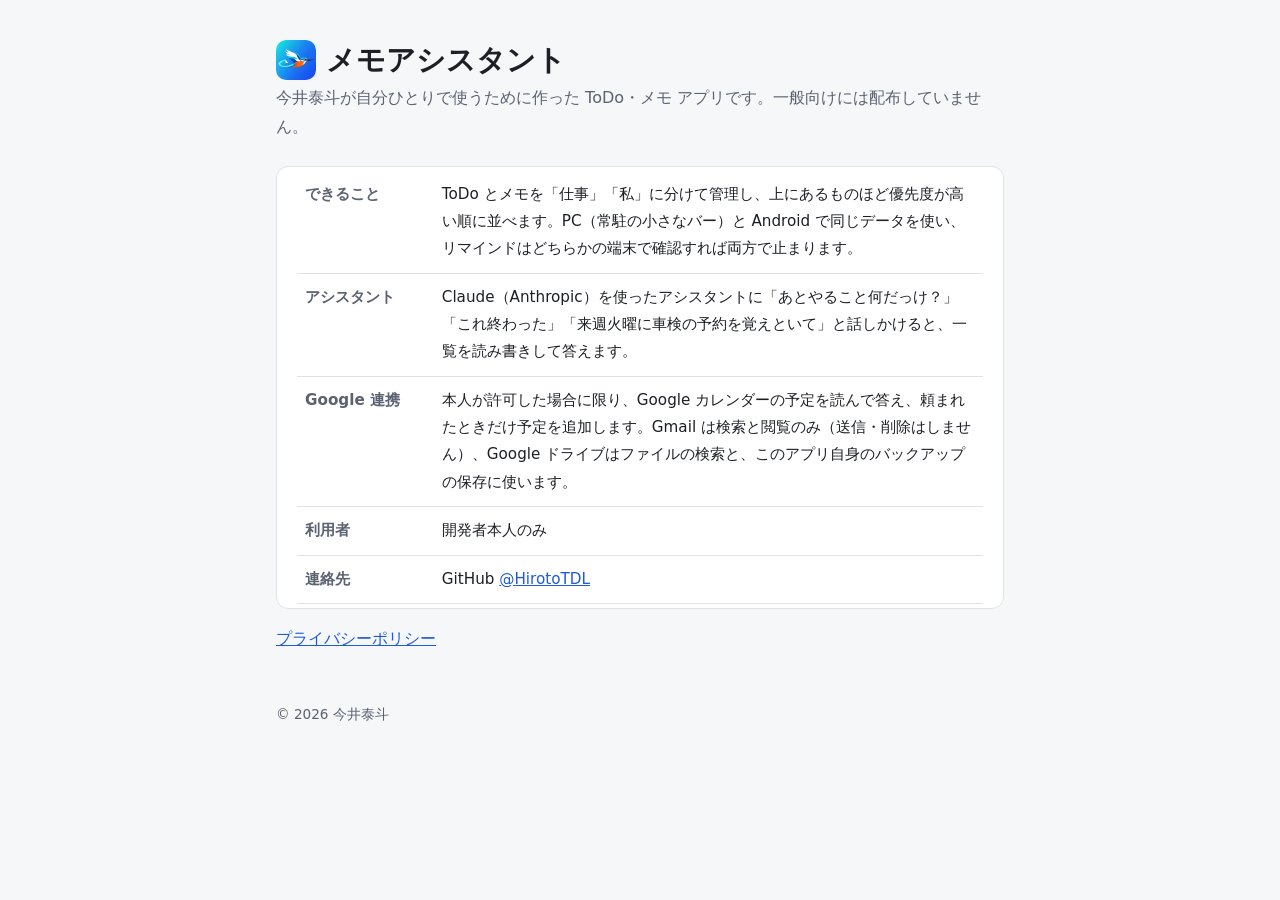
<file: memo-assistant/index.html>
<!doctype html>
<html lang="ja">
<head>
  <meta charset="utf-8">
  <meta name="viewport" content="width=device-width, initial-scale=1">
  <meta name="robots" content="noindex, nofollow">
  <title>メモアシスタント</title>
  <meta name="description" content="今井泰斗が自分のために作った ToDo・メモ アプリ。PC と Android で同期し、Claude のアシスタントが予定やメールを踏まえて手伝います。">
  <link rel="icon" href="favicon.png" type="image/png">
  <link rel="apple-touch-icon" href="apple-touch-icon.png">
  <link rel="stylesheet" href="style.css">
</head>
<body>
<main>
  <h1><img src="logo.png" alt="" width="40" height="40" style="vertical-align:-10px;border-radius:10px;margin-right:10px">メモアシスタント</h1>
  <p class="lead">今井泰斗が自分ひとりで使うために作った ToDo・メモ アプリです。一般向けには配布していません。</p>

  <div class="card">
    <table>
      <tr><th>できること</th><td>ToDo とメモを「仕事」「私」に分けて管理し、上にあるものほど優先度が高い順に並べます。PC（常駐の小さなバー）と Android で同じデータを使い、リマインドはどちらかの端末で確認すれば両方で止まります。</td></tr>
      <tr><th>アシスタント</th><td>Claude（Anthropic）を使ったアシスタントに「あとやること何だっけ？」「これ終わった」「来週火曜に車検の予約を覚えといて」と話しかけると、一覧を読み書きして答えます。</td></tr>
      <tr><th>Google 連携</th><td>本人が許可した場合に限り、Google カレンダーの予定を読んで答え、頼まれたときだけ予定を追加します。Gmail は検索と閲覧のみ（送信・削除はしません）、Google ドライブはファイルの検索と、このアプリ自身のバックアップの保存に使います。</td></tr>
      <tr><th>利用者</th><td>開発者本人のみ</td></tr>
      <tr><th>連絡先</th><td>GitHub <a href="https://github.com/HirotoTDL">@HirotoTDL</a></td></tr>
    </table>
  </div>

  <p><a href="privacy.html">プライバシーポリシー</a></p>
  <footer>© 2026 今井泰斗</footer>
</main>
</body>
</html>
</file>
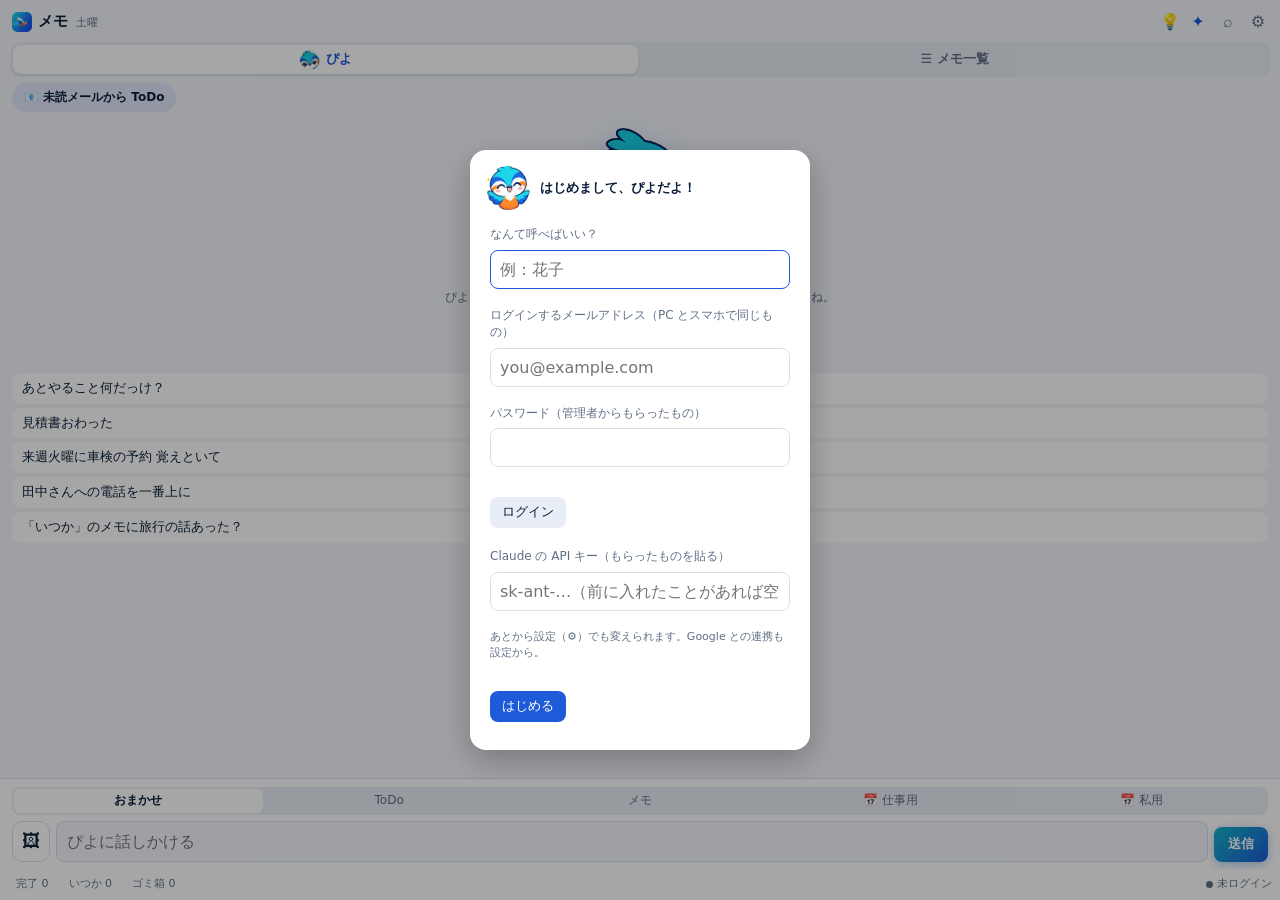
<file: memo-assistant/app/index.html>
<!doctype html>
<html lang="ja">
<head>
  <meta charset="utf-8">
  <meta name="viewport" content="width=device-width, initial-scale=1, viewport-fit=cover">
  <meta name="apple-mobile-web-app-capable" content="yes">
  <meta name="mobile-web-app-capable" content="yes">
  <meta name="apple-mobile-web-app-status-bar-style" content="default">
  <meta name="apple-mobile-web-app-title" content="メモ">
  <meta name="theme-color" content="#f3f6fb">
  <link rel="manifest" href="manifest.webmanifest">
  <link rel="apple-touch-icon" href="icon.png">
  <link rel="icon" href="icon.png">
  <meta http-equiv="Content-Security-Policy" content="default-src 'self'; script-src 'self'; style-src 'self' 'unsafe-inline'; img-src 'self' data: blob: https:; connect-src 'self' https://*.supabase.co wss://*.supabase.co https://api.anthropic.com https://*.googleapis.com https://oauth2.googleapis.com; worker-src 'self'; manifest-src 'self'">
  <title>メモアシスタント</title>
  <link rel="stylesheet" href="styles.css">
  <link rel="stylesheet" href="motion.css">
</head>
<body>
  <!-- 畳んだとき：画面端の細いバー -->
  <div id="bar" class="bar" hidden>
    <div class="bar-grip" title="上下にドラッグで移動"><i></i></div>
    <!-- 件数を押すとメモ一覧 -->
    <button class="bar-open" id="barOpen" title="メモ一覧を開く（Ctrl+Alt+M）">
      <span class="bar-count work" id="barWork">0</span>
      <span class="bar-label">仕事</span>
      <span class="bar-count private" id="barPrivate">0</span>
      <span class="bar-label">私</span>
      <span class="bar-alert" id="barAlert" hidden>!</span>
    </button>
    <!-- ぴよからの提案があるときだけ出る。押すと提案の一覧 -->
    <button class="bar-idea" id="barIdea" title="ぴよからの提案を見る" hidden>💡<span id="barIdeaN"></span></button>
    <!-- 一番下：ぴよに話しかける（Ctrl+Alt+A） -->
    <button class="bar-ai" id="barAi" title="ぴよに話しかける（Ctrl+Alt+A）"><img src="piyo/face.png" alt="ぴよ" draggable="false"></button>
  </div>

  <!-- 最初の画面（初めて開いたとき） -->
  <div class="idea-pop" id="onboard" hidden>
    <div class="idea-pop-box onboard" role="dialog" aria-label="はじめての設定">
      <div class="idea-pop-head"><img src="piyo/happy.png" alt="" draggable="false"><b>はじめまして、ぴよだよ！</b></div>
      <label class="field"><span>なんて呼べばいい？</span><input id="obName" placeholder="例：花子"></label>
      <label class="field"><span>ログインするメールアドレス（PC とスマホで同じもの）</span><input id="obEmail" type="email" placeholder="you@example.com"></label>
      <label class="field"><span>パスワード（管理者からもらったもの）</span><input id="obPass" type="password" autocomplete="current-password"></label>
      <div class="btns-row"><button class="btn" id="obSend">ログイン</button></div>
      <p class="note ob-pc-only">パスワードを入れずに押すと、ログイン用のリンクをメールで送ります（PC 版だけ）。</p>
      <label class="field"><span>Claude の API キー（もらったものを貼る）</span><input id="obKey" placeholder="sk-ant-…（前に入れたことがあれば空でよい）" autocomplete="off"></label>
      <p class="note" id="obMsg">あとから設定（⚙）でも変えられます。Google との連携も設定から。</p>
      <div class="btns-row"><button class="btn primary" id="obStart">はじめる</button></div>
    </div>
  </div>

  <!-- 顧問先ポータル：担当先の資料の状況（ToDo の上の1行を押すと出る） -->
  <!-- 予定の編集（今日の予定を押すと開く。保存すると Google カレンダーが書き換わる） -->
  <div class="idea-pop" id="eventPop" hidden>
    <form class="idea-pop-box event-box" role="dialog" aria-label="予定の編集" id="eventForm">
      <div class="idea-pop-head"><img src="piyo/happy.png" alt="" draggable="false"><b>予定を編集</b><span class="ev-cal" id="eventCal"></span></div>
      <label class="field"><span>タイトル</span><input name="title" required></label>
      <label class="ev-allday"><input type="checkbox" name="allDay"> 終日</label>
      <div class="ev-when">
        <label class="field"><span>日付</span><input type="date" name="date" required></label>
        <label class="field ev-t"><span>開始</span><input type="time" name="startTime"></label>
        <label class="field ev-t"><span>終了</span><input type="time" name="endTime"></label>
        <label class="field ev-d"><span>最後の日</span><input type="date" name="endDate"></label>
      </div>
      <label class="field"><span>場所</span><input name="location"></label>
      <label class="field"><span>メモ</span><textarea name="description" rows="3"></textarea></label>
      <p class="note" id="eventNote"></p>
      <div class="btns-row">
        <button type="button" class="btn" id="eventOpen" title="Google カレンダーで開く">カレンダーで開く ↗</button>
        <button type="button" class="btn danger" id="eventDelete">削除</button>
        <span class="spacer"></span>
        <button type="button" class="btn" id="eventCancel">やめる</button>
        <button type="submit" class="btn primary" id="eventSave">保存</button>
      </div>
    </form>
  </div>

  <div class="idea-pop" id="portalPop" hidden>
    <div class="idea-pop-box portal-box" role="dialog" aria-label="担当先の資料の状況">
      <div class="idea-pop-head"><img src="piyo/happy.png" alt="" draggable="false"><b id="portalPopTitle">担当先の資料</b></div>
      <div id="portalPopBody"></div>
      <div class="btns-row"><button class="btn" id="portalPopOpen" title="事務所のポータルの顧問先一覧を開く">ポータルを開く ↗</button><button class="btn" id="portalPopRefresh">今すぐ確認</button><button class="btn primary" id="portalPopClose">閉じる</button></div>
    </div>
  </div>

  <!-- 起動時：まだ見ていない提案のお知らせ -->
  <div class="idea-pop" id="ideaPop" hidden>
    <div class="idea-pop-box" role="dialog" aria-label="ぴよからの新しい提案">
      <div class="idea-pop-head"><img src="piyo/idea.png" alt="" draggable="false"><b id="ideaPopTitle">ぴよから新しい提案があるよ</b></div>
      <ul id="ideaPopList"></ul>
      <div class="btns-row"><button class="btn primary" id="ideaPopOpen">一覧で見る</button><button class="btn" id="ideaPopLater">あとで</button></div>
    </div>
  </div>

  <!-- 広げたとき -->
  <div id="panel" class="panel">
    <header class="head">
      <div class="head-title">
        <img src="logo.png" alt="" class="head-logo" draggable="false"><strong>メモ</strong>
        <span class="ctx" id="ctx"></span>
      </div>
      <div class="head-actions">
        <button class="icon idea-btn" data-go="ideas" title="ぴよからの提案">💡<span class="tab-badge" id="ideaBadge" hidden></span></button>
        <button class="icon ai" data-go="assistant" title="ぴよに聞く">✦</button>
        <button class="icon" data-go="search" title="探す（いつか・完了も含む）">⌕</button>
        <button class="icon" data-go="settings" title="設定">⚙</button>
        <button class="icon" id="collapse" title="畳む">›</button>
      </div>
    </header>

    <!-- 最初はアシスタント。メモ一覧はこれまでどおり隣のタブに -->
    <nav class="tabs" id="tabs">
      <button data-go="assistant"><img src="piyo/face.png" alt="" draggable="false">ぴよ</button>
      <button data-go="home">☰ メモ一覧</button>
      <button data-go="work" title="Claude Code の作業をまとめて見る・指示する">🛠 司令室<span class="tab-badge" id="cmdBadge" hidden></span></button>
    </nav>
    <nav class="scopes" id="scopes">
      <button data-scope="work">仕事</button>
      <button data-scope="private">私</button>
      <button data-scope="all">全部</button>
    </nav>

    <div id="reminders"></div>
    <main id="view" class="view"></main>

    <div class="toast" id="toast" hidden><span id="toastText"></span><button type="button" id="toastUndo">元に戻す</button></div>
    <form class="quick" id="quick" autocomplete="off">
      <div class="quick-opts ai-opts" id="aiOpts" hidden title="AI に頼む行き先（選ばなければ おまかせ）"></div>
      <div class="quick-opts" id="quickOpts">
        <div class="kind" id="kind">
          <button type="button" data-kind="todo" class="on">ToDo</button>
          <button type="button" data-kind="memo">メモ</button>
        </div>
        <div class="kind scope-sel" id="scopeSel" title="勤務中は「仕事」、それ以外は「私」が初期値">
          <button type="button" data-addscope="work">仕事</button>
          <button type="button" data-addscope="private">私</button>
        </div>
      </div>
      <div class="attach" id="attach" hidden></div>
      <div class="quick-row">
        <button type="button" class="pick-img" id="pickImg" title="写真・スクショを添える（ぴよが読みます）" aria-label="写真を添える">🖼</button>
        <input type="file" id="pickFile" accept="image/*" multiple hidden>
        <textarea id="quickText" rows="1" placeholder="明日10時に〇〇さんに電話 #仕事" aria-label="追加"></textarea>
        <button type="submit" class="make" id="make">作成</button>
      </div>
      <div class="hint" id="hint"></div>
    </form>

    <footer class="foot">
      <button data-go="done">完了 <span id="cntDone">0</span></button>
      <button data-go="someday">いつか <span id="cntSomeday">0</span></button>
      <button data-go="trash">ゴミ箱 <span id="cntTrash">0</span></button>
      <span class="sync" id="sync" title=""></span>
    </footer>
  </div>

  <script type="module" src="app.js"></script>
</body>
</html>
</file>
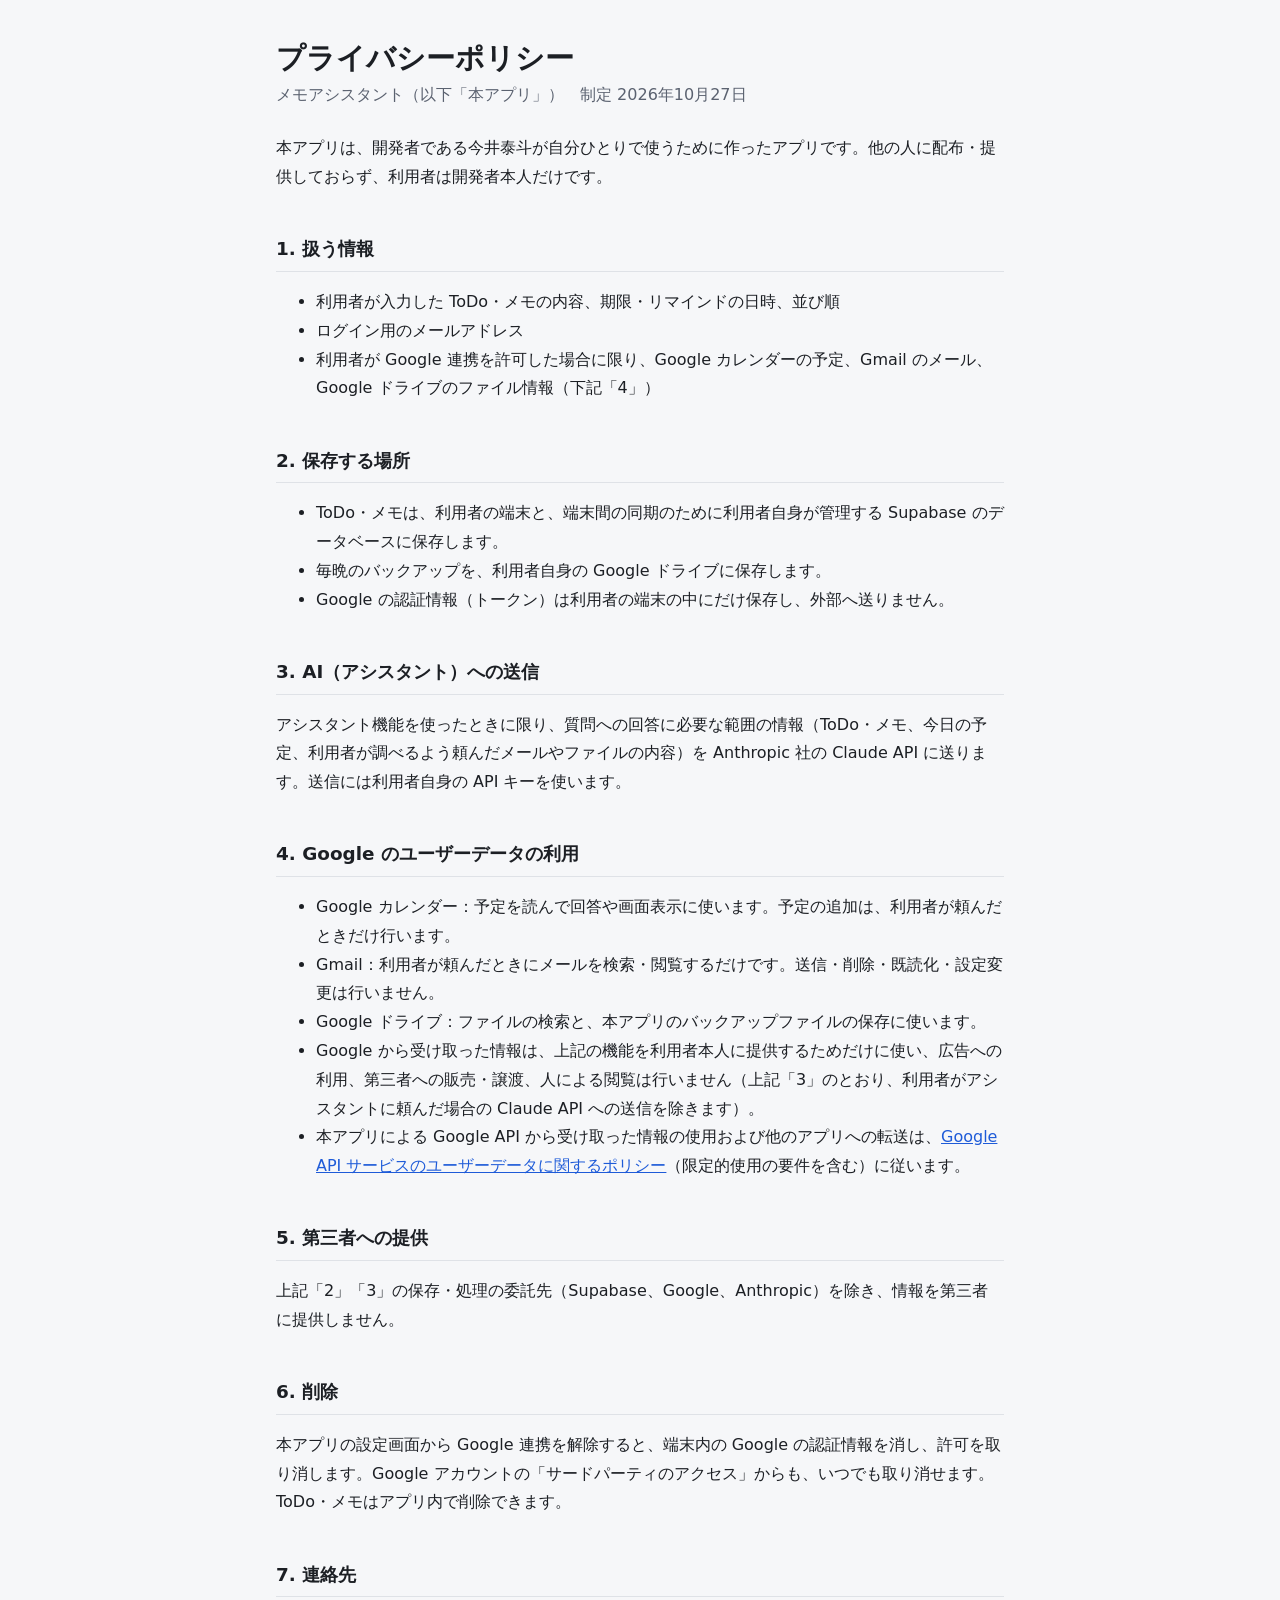
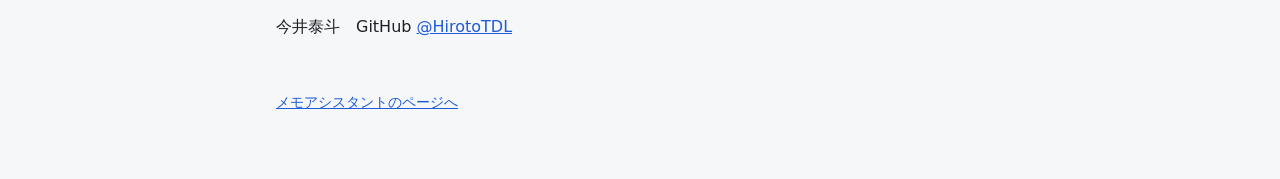
<file: memo-assistant/privacy.html>
<!doctype html>
<html lang="ja">
<head>
  <meta charset="utf-8">
  <meta name="viewport" content="width=device-width, initial-scale=1">
  <meta name="robots" content="noindex, nofollow">
  <title>プライバシーポリシー｜メモアシスタント</title>
  <link rel="icon" href="favicon.png" type="image/png">
  <link rel="apple-touch-icon" href="apple-touch-icon.png">
  <link rel="stylesheet" href="style.css">
</head>
<body>
<main>
  <h1>プライバシーポリシー</h1>
  <p class="lead">メモアシスタント（以下「本アプリ」）　制定 2026年10月27日</p>

  <p>本アプリは、開発者である今井泰斗が自分ひとりで使うために作ったアプリです。他の人に配布・提供しておらず、利用者は開発者本人だけです。</p>

  <h2>1. 扱う情報</h2>
  <ul>
    <li>利用者が入力した ToDo・メモの内容、期限・リマインドの日時、並び順</li>
    <li>ログイン用のメールアドレス</li>
    <li>利用者が Google 連携を許可した場合に限り、Google カレンダーの予定、Gmail のメール、Google ドライブのファイル情報（下記「4」）</li>
  </ul>

  <h2>2. 保存する場所</h2>
  <ul>
    <li>ToDo・メモは、利用者の端末と、端末間の同期のために利用者自身が管理する Supabase のデータベースに保存します。</li>
    <li>毎晩のバックアップを、利用者自身の Google ドライブに保存します。</li>
    <li>Google の認証情報（トークン）は利用者の端末の中にだけ保存し、外部へ送りません。</li>
  </ul>

  <h2>3. AI（アシスタント）への送信</h2>
  <p>アシスタント機能を使ったときに限り、質問への回答に必要な範囲の情報（ToDo・メモ、今日の予定、利用者が調べるよう頼んだメールやファイルの内容）を Anthropic 社の Claude API に送ります。送信には利用者自身の API キーを使います。</p>

  <h2>4. Google のユーザーデータの利用</h2>
  <ul>
    <li>Google カレンダー：予定を読んで回答や画面表示に使います。予定の追加は、利用者が頼んだときだけ行います。</li>
    <li>Gmail：利用者が頼んだときにメールを検索・閲覧するだけです。送信・削除・既読化・設定変更は行いません。</li>
    <li>Google ドライブ：ファイルの検索と、本アプリのバックアップファイルの保存に使います。</li>
    <li>Google から受け取った情報は、上記の機能を利用者本人に提供するためだけに使い、広告への利用、第三者への販売・譲渡、人による閲覧は行いません（上記「3」のとおり、利用者がアシスタントに頼んだ場合の Claude API への送信を除きます）。</li>
    <li>本アプリによる Google API から受け取った情報の使用および他のアプリへの転送は、<a href="https://developers.google.com/terms/api-services-user-data-policy">Google API サービスのユーザーデータに関するポリシー</a>（限定的使用の要件を含む）に従います。</li>
  </ul>

  <h2>5. 第三者への提供</h2>
  <p>上記「2」「3」の保存・処理の委託先（Supabase、Google、Anthropic）を除き、情報を第三者に提供しません。</p>

  <h2>6. 削除</h2>
  <p>本アプリの設定画面から Google 連携を解除すると、端末内の Google の認証情報を消し、許可を取り消します。Google アカウントの「サードパーティのアクセス」からも、いつでも取り消せます。ToDo・メモはアプリ内で削除できます。</p>

  <h2>7. 連絡先</h2>
  <p>今井泰斗　GitHub <a href="https://github.com/HirotoTDL">@HirotoTDL</a></p>

  <footer><a href="./">メモアシスタントのページへ</a></footer>
</main>
</body>
</html>
</file>
<file: memo-assistant/style.css>
:root {
  --bg: #f6f7f9; --surface: #ffffff; --line: #dfe2e7; --text: #1c1f24; --muted: #5b6270; --accent: #1e5bd8;
  color-scheme: light dark;
}
@media (prefers-color-scheme: dark) {
  :root { --bg: #14161a; --surface: #1c1f25; --line: #2f3440; --text: #e8eaee; --muted: #9aa2b0; --accent: #4fa3ff; }
}
* { box-sizing: border-box; }
body { margin: 0; background: var(--bg); color: var(--text); font: 16px/1.8 "Hiragino Sans", "Yu Gothic UI", "Meiryo", system-ui, sans-serif; }
main { max-width: 760px; margin: 0 auto; padding: 40px 16px 64px; }
h1 { font-size: 1.8rem; line-height: 1.3; margin: 0 0 4px; }
h2 { font-size: 1.15rem; margin: 2.2em 0 .6em; padding-bottom: .3em; border-bottom: 1px solid var(--line); }
p, li { color: var(--text); }
.lead { color: var(--muted); margin: 0 0 24px; }
.card { background: var(--surface); border: 1px solid var(--line); border-radius: 12px; padding: 4px 20px; }
table { width: 100%; border-collapse: collapse; font-size: .95rem; }
th, td { text-align: left; vertical-align: top; padding: 10px 8px; border-bottom: 1px solid var(--line); }
th { white-space: nowrap; color: var(--muted); font-weight: 600; width: 9em; }
a { color: var(--accent); }
footer { margin-top: 48px; color: var(--muted); font-size: .85rem; }
</file>
<file: memo-assistant/app/styles.css>
/* 配色はカワセミから：背の瑠璃（仕事・主色）、翼の水色（差し色）、胸の橙（私） */
:root {
  --bg: #f3f6fb; --surface: #ffffff; --surface-2: #e9eef6; --line: #d8e0ec;
  --text: #0b1f3a; --muted: #5f6f86; --accent: #1e5bd8; --accent-2: #12b5c9;
  --work: #1e5bd8; --private: #f2762e; --danger: #d64545; --ok: #12a17a;
  --brand: linear-gradient(135deg, var(--accent-2), var(--accent));
  --radius: 10px;
  color-scheme: light dark;
}
@media (prefers-color-scheme: dark) {
  :root {
    --bg: #0b1424; --surface: #122036; --surface-2: #1a2c47; --line: #24395a;
    --text: #e8eef7; --muted: #8fa3bf; --accent: #4fa3ff; --accent-2: #3dd6e6;
    --work: #4fa3ff; --private: #ff9a57; --danger: #f07070; --ok: #3ed3a3;
  }
}

* { box-sizing: border-box; }
html, body { margin: 0; height: 100%; }
body {
  background: var(--bg); color: var(--text); overflow: hidden;
  font: 13px/1.45 "Yu Gothic UI", "Meiryo UI", system-ui, sans-serif;
  user-select: none;
}
button { font: inherit; color: inherit; background: none; border: 0; cursor: pointer; }
input, textarea, select { font: inherit; color: var(--text); }
[hidden] { display: none !important; }

/* ── バー ── */
.bar { height: 100vh; display: flex; flex-direction: column; border-left: 3px solid transparent; background: linear-gradient(var(--surface), var(--surface)) padding-box, var(--brand) border-box; border-radius: 10px 0 0 10px; }
.bar-grip { display: grid; place-items: center; height: 36px; -webkit-app-region: drag; cursor: ns-resize; margin: 6px 0 2px; }
.bar-open { flex: 1; display: flex; flex-direction: column; align-items: center; gap: 2px; padding: 6px 0; position: relative; }
.bar-open:hover { background: var(--surface-2); }
.bar-count { font-size: 18px; font-weight: 700; }
.bar-count.work { color: var(--work); }
.bar-count.private { color: var(--private); margin-top: 8px; }
.bar-label { font-size: 10px; color: var(--muted); }
.bar-alert { position: absolute; bottom: 8px; width: 20px; height: 20px; border-radius: 50%; background: var(--danger); color: #fff; font-weight: 700; display: grid; place-items: center; }

/* ── パネル ── */
.panel { height: 100vh; display: flex; flex-direction: column; background: var(--bg); border: 1px solid var(--line); border-radius: 12px; overflow: hidden; }
.head { display: flex; align-items: center; justify-content: space-between; padding: 8px 8px 6px 12px; -webkit-app-region: drag; }
.head-title { display: flex; align-items: baseline; gap: 8px; min-width: 0; }
.head-title strong { font-size: 15px; }
.ctx { color: var(--muted); font-size: 11px; white-space: nowrap; overflow: hidden; text-overflow: ellipsis; }
.head-actions { display: flex; gap: 2px; -webkit-app-region: no-drag; }
.icon { width: 28px; height: 28px; border-radius: 8px; font-size: 16px; color: var(--muted); }
.icon:hover { background: var(--surface-2); color: var(--text); }

.scopes { display: flex; gap: 4px; padding: 0 12px 8px; }
.scopes button { flex: 1; padding: 5px 0; border-radius: 8px; background: var(--surface-2); color: var(--muted); font-weight: 600; }
.scopes button.on[data-scope="work"] { background: var(--work); color: #fff; }
.scopes button.on[data-scope="private"] { background: var(--private); color: #fff; }
.scopes button.on[data-scope="all"] { background: var(--brand); color: #fff; }

.view { flex: 1; overflow-y: auto; padding: 0 8px 8px; }
.sec { margin: 6px 4px 4px; display: flex; justify-content: space-between; align-items: center; color: var(--muted); font-size: 11px; font-weight: 700; letter-spacing: .04em; }
.sec button { color: var(--muted); font-size: 11px; }
.empty { color: var(--muted); padding: 10px 6px; font-size: 12px; }

/* 上の切り替え：アシスタント／メモ一覧 */
.tabs { display: flex; gap: 4px; margin: 0 10px 6px; padding: 3px; border-radius: 10px; background: var(--surface-2); }
.tabs button { flex: 1; padding: 5px 0; border-radius: 8px; color: var(--muted); font-weight: 700; }
.tabs button.on { background: var(--surface); color: var(--text); box-shadow: 0 1px 3px rgb(0 0 0 / .12); }
.tabs button[data-go="assistant"].on { color: var(--accent); }
.chat-tools { display: flex; justify-content: flex-end; }
.tabs button img { width: 20px; height: 20px; margin: -4px 6px -5px 0; vertical-align: middle; border-radius: 50%; background: color-mix(in srgb, var(--accent-2) 18%, transparent); }

/* ── ぴよとのチャット ── */
.piyo-hero { display: flex; flex-direction: column; align-items: center; text-align: center; padding: 8px 6px 4px; }
.piyo-big { width: 132px; height: 132px; object-fit: contain; filter: drop-shadow(0 8px 14px rgb(30 91 216 / .18)); animation: piyo-float 4.5s ease-in-out infinite; }
.hello { display: flex; flex-direction: column; gap: 2px; margin-top: 4px; }
.hello b { font-size: 16px; }
.hello span { color: var(--muted); font-size: 12px; }
.glance { display: flex; flex-wrap: wrap; justify-content: center; gap: 6px; margin: 10px 0 2px; }
.glance span { padding: 3px 10px; border-radius: 999px; background: var(--surface); border: 1px solid var(--line); font-size: 11px; color: var(--muted); font-weight: 600; }
.glance .warn { color: var(--danger); border-color: color-mix(in srgb, var(--danger) 40%, var(--line)); }
.glance .hi { color: var(--accent); border-color: color-mix(in srgb, var(--accent-2) 50%, var(--line)); }
.note.center { text-align: center; }

.chat-row { display: flex; align-items: flex-end; gap: 8px; margin: 10px 2px; }
.chat-row.me { flex-direction: column; align-items: flex-end; gap: 2px; }
.chat-row .when { font-size: 10px; color: var(--muted); margin-right: 4px; }
.avatar { flex: none; width: 34px; height: 34px; border-radius: 50%; object-fit: cover; object-position: 50% 8%;
  background: radial-gradient(circle at 50% 35%, #fff, color-mix(in srgb, var(--accent-2) 22%, var(--surface))); box-shadow: 0 1px 4px rgb(11 31 58 / .15); align-self: flex-start; }
.avatar.av-happy, .avatar.av-think, .avatar.av-idea { object-fit: contain; object-position: 50% 30%; padding: 2px; }
.bubble-wrap { min-width: 0; flex: 1; display: flex; flex-direction: column; align-items: flex-start; }
.who { font-size: 11px; font-weight: 700; color: var(--accent); margin: 0 0 3px 2px; }
.who span { margin-left: 6px; font-weight: 400; color: var(--muted); }
.from-tag { display: inline-block; font-size: 10px; padding: 0 6px; border-radius: 8px; background: var(--chip, rgba(18,181,201,.14)); color: var(--muted); margin-right: 2px; }
.chat-note { font-size: 12px; color: var(--muted); margin: 2px 0 2px 48px; }
.bubble { padding: 9px 12px; border-radius: 16px; white-space: pre-wrap; word-break: break-word; user-select: text; line-height: 1.6; max-width: 100%; }
.bubble.ai { background: var(--surface); border: 1px solid var(--line); border-top-left-radius: 4px; box-shadow: 0 1px 2px rgb(11 31 58 / .05); }
.bubble.me { background: var(--brand); color: #fff; border-bottom-right-radius: 4px; max-width: 86%; box-shadow: 0 2px 8px rgb(30 91 216 / .25); }
.bubble .li { display: block; padding-left: 1.1em; text-indent: -0.8em; }
.bubble .li::before { content: '•'; color: var(--accent-2); margin-right: .45em; }
.chat-row .did { flex-direction: row; flex-wrap: wrap; gap: 4px; margin: 5px 0 0; }
.chat-row .did span { padding: 2px 8px; border-radius: 999px; background: color-mix(in srgb, var(--ok) 14%, var(--surface)); color: var(--ok); font-weight: 600; }
.chat-row .did.learned span { background: color-mix(in srgb, var(--accent-2) 14%, var(--surface)); color: color-mix(in srgb, var(--accent-2) 70%, var(--text)); }
.chat-divider { display: flex; align-items: center; gap: 8px; margin: 14px 4px; color: var(--muted); font-size: 11px; }
.chat-divider::before, .chat-divider::after { content: ''; flex: 1; height: 1px; background: var(--line); }
.bubble.typing { display: flex; gap: 5px; padding: 12px 14px; }
.bubble.typing i { width: 7px; height: 7px; border-radius: 50%; background: var(--accent-2); animation: piyo-dot 1.1s ease-in-out infinite; }
.bubble.typing i:nth-child(2) { animation-delay: .15s; }
.bubble.typing i:nth-child(3) { animation-delay: .3s; }
.thinking .avatar { animation: piyo-bob 1.2s ease-in-out infinite; }
.idea-row .idea { margin: 0; width: 100%; }
.chat-row.enter { animation: ma-rise .32s var(--ease-dive, ease) both; }
@keyframes piyo-float { 0%, 100% { transform: translateY(0) } 50% { transform: translateY(-6px) } }
@keyframes piyo-bob { 0%, 100% { transform: translateY(0) rotate(0) } 50% { transform: translateY(-3px) rotate(-4deg) } }
@keyframes piyo-dot { 0%, 80%, 100% { opacity: .3; transform: translateY(0) } 40% { opacity: 1; transform: translateY(-4px) } }
@media (prefers-reduced-motion: reduce) { .piyo-big, .thinking .avatar, .bubble.typing i { animation: none; } }

/* バーのぴよ */
.bar-ai img { width: 34px; height: 34px; object-fit: cover; object-position: 50% 8%; border-radius: 50%; background: #fff; box-shadow: 0 1px 3px rgb(11 31 58 / .2); }
.bar-ai:hover img { transform: scale(1.08) rotate(-4deg); }
.bar-ai img { transition: transform .2s; }

/* ぴよが知っていること */
.facts { margin: 4px 4px 8px; }
.facts summary { cursor: pointer; color: var(--accent); font-size: 12px; font-weight: 600; }
.fact-cat { margin: 10px 0 4px; font-size: 11px; font-weight: 700; color: var(--muted); }
.fact { display: flex; gap: 8px; align-items: flex-start; padding: 6px 8px; margin: 2px 0; border-radius: 8px; background: var(--surface); font-size: 12px; }
.fact-body { flex: 1; }
.fact button { flex: none; font-size: 11px; color: var(--muted); padding: 2px 8px; border-radius: 999px; background: var(--surface-2); }
.fact button:hover { color: var(--danger); }
.fact-add input { flex: 1; padding: 6px 8px; border-radius: 8px; border: 1px solid var(--line); background: var(--surface); }
.goals-strip { margin-bottom: 6px; }

/* アシスタントからの提案（会話の中にアシスタントの発言として出す） */
.ideas-sec span { background: var(--brand); -webkit-background-clip: text; background-clip: text; color: transparent; }
.idea { margin: 4px 0 6px; padding: 9px 10px; border-radius: var(--radius); background: color-mix(in srgb, var(--accent-2) 9%, var(--surface)); border: 1px solid color-mix(in srgb, var(--accent-2) 35%, var(--line)); }
.idea.work { box-shadow: inset 3px 0 0 var(--work); }
.idea.private { box-shadow: inset 3px 0 0 var(--private); }
.idea-head { display: flex; align-items: baseline; gap: 6px; }
.idea-mark { color: var(--accent-2); font-weight: 700; }
.idea-head b { flex: 1; font-size: 13px; }
.idea-from { font-size: 10px; color: var(--muted); white-space: nowrap; }
.idea-why { margin: 4px 0 0 18px; font-size: 12px; color: var(--muted); white-space: pre-wrap; }
.idea-btns { display: flex; flex-wrap: wrap; gap: 6px; margin: 8px 0 0 18px; }
.idea-btns button { padding: 4px 12px; border-radius: 999px; background: var(--surface-2); color: var(--text); font-size: 12px; font-weight: 600; }
.idea-btns button.primary { background: var(--brand); color: #fff; }
.idea-btns button:hover { filter: brightness(1.06); }
.idea-btns .speak-credit { margin-left: auto; align-self: center; font-size: 10px; color: var(--muted, #888); }
.idea-btns .speak-credit + button.speak-btn { margin-left: 0; }
.idea-btns button.speak-btn { margin-left: auto; }
.idea-btns button.speak-btn.on { background: var(--brand); color: #fff; }

/* 目標：進み具合の棒 */
.goal { margin: 2px 0; padding: 7px 8px; background: var(--surface); border-radius: var(--radius); border-left: 3px solid transparent; }
.goal.work { border-left-color: var(--work); }
.goal.private { border-left-color: var(--private); }
.goal-head { cursor: pointer; }
.goal-head .title { font-weight: 600; }
.goal-bar { height: 5px; margin: 5px 0 4px; border-radius: 999px; background: var(--surface-2); overflow: hidden; }
.goal-bar span { display: block; height: 100%; background: var(--brand); border-radius: inherit; transition: width .4s ease; }
.goal-steps { margin-top: 6px; }
.goal-steps .row { background: var(--surface-2); }

/* バーの ✦：提案があるとき点を付ける */
.bar-ai { position: relative; }
.bar-ai.needs-ok::before { content: '!'; position: absolute; top: 2px; left: 4px; width: 14px; height: 14px; border-radius: 50%; background: #e5484d; color: #fff; font-size: 10px; font-weight: 900; line-height: 14px; text-align: center; box-shadow: 0 0 0 2px var(--surface); z-index: 1; }
.approval { border-radius: 14px; padding: 10px 12px; background: color-mix(in srgb, #f5a524 12%, var(--surface)); border: 1.5px solid color-mix(in srgb, #f5a524 55%, transparent); }
.approval.handover { background: color-mix(in srgb, var(--accent) 10%, var(--surface)); border-color: color-mix(in srgb, var(--accent) 50%, transparent); }
.approval.closed { opacity: .75; border-style: dashed; }
.approval b { display: block; font-size: 13.5px; margin-bottom: 4px; }
.approval p { margin: 0 0 8px; font-size: 12.5px; color: var(--muted); line-height: 1.55; word-break: break-all; }
.approval.closed p { margin-bottom: 4px; }
.approval .btns-row { margin: 0; flex-wrap: wrap; gap: 6px; }
.bw-unlock { margin: 0 0 8px; }
.bw-unlock input { width: 100%; box-sizing: border-box; }
.bw-unlock .note { margin: 4px 0 0; }
.howto { font-size: 12px; color: var(--muted); margin: 4px 0 8px; }
.howto summary { cursor: pointer; font-weight: 700; }
.howto ol { margin: 6px 0 0; padding-left: 18px; line-height: 1.6; }
.howto code { user-select: all; background: var(--surface-2, rgb(0 0 0 / .06)); padding: 1px 4px; border-radius: 4px; }
.appr-result { font-size: 12px; font-weight: 700; color: var(--muted); }
.think-tools { margin: 6px 0 0; gap: 6px; }
.think-tools .btn { padding: 4px 10px; font-size: 12px; }
.login-add { display: grid; grid-template-columns: 1fr 1fr; gap: 6px; margin: 6px 0 4px; }
.login-add input { min-width: 0; }
.login-add .btn { grid-column: 2; }
.bar-ai.has-ideas::after { content: ''; position: absolute; top: 4px; right: 4px; width: 8px; height: 8px; border-radius: 50%; background: var(--accent-2); box-shadow: 0 0 0 2px var(--surface); }

.row { display: flex; gap: 8px; align-items: flex-start; padding: 7px 8px; margin: 2px 0; background: var(--surface); border-radius: var(--radius); border-left: 3px solid transparent; }
.row.work { border-left-color: var(--work); }
.row.private { border-left-color: var(--private); }
.row:hover { background: var(--surface-2); }
.check { flex: none; width: 18px; height: 18px; margin-top: 1px; border-radius: 50%; border: 2px solid var(--muted); }
.check:hover { border-color: var(--ok); background: color-mix(in srgb, var(--ok) 25%, transparent); }
.row.done .check { background: var(--ok); border-color: var(--ok); }
.row.done .title { text-decoration: line-through; color: var(--muted); }
.body { flex: 1; min-width: 0; cursor: pointer; }
.title { word-break: break-word; }
.meta { font-size: 11px; color: var(--muted); display: flex; gap: 8px; flex-wrap: wrap; }
.meta .over { color: var(--danger); font-weight: 700; }
.meta .soon { color: var(--accent); font-weight: 600; }
.snip { font-size: 11px; color: var(--muted); white-space: nowrap; overflow: hidden; text-overflow: ellipsis; }
.acts { display: flex; gap: 2px; opacity: 0; }
.row:hover .acts, .row:focus-within .acts { opacity: 1; }
.acts button { font-size: 11px; padding: 2px 6px; border-radius: 6px; color: var(--muted); background: var(--surface-2); }
.acts button:hover { color: var(--text); }
.acts .del:hover { color: var(--danger); }
.pin { color: var(--accent); }

/* リマインド通知（画面内） */
.remind { margin: 0 12px 8px; padding: 8px 10px; border-radius: var(--radius); background: color-mix(in srgb, var(--accent) 18%, var(--surface)); border: 1px solid var(--accent); }
.remind b { display: block; margin-bottom: 6px; }
.remind .btns { display: flex; gap: 6px; }
.remind .btns button { padding: 3px 10px; border-radius: 6px; background: var(--surface); }
.remind .btns .primary { background: var(--accent); color: #fff; }

/* 入力欄 */
.quick { padding: 8px 12px; border-top: 1px solid var(--line); background: var(--surface); }
.kind { display: inline-flex; background: var(--surface-2); border-radius: 8px; padding: 2px; margin-bottom: 6px; }
.kind button { padding: 2px 12px; border-radius: 6px; color: var(--muted); font-size: 12px; }
.kind button.on { background: var(--surface); color: var(--text); font-weight: 700; }
#quickText { flex: 1; min-width: 0; padding: 8px 10px; border-radius: 8px; border: 1px solid var(--line); background: var(--bg); outline: none; user-select: text; resize: none; overflow-y: auto; line-height: 1.45; font-family: inherit; }
.quick-row { display: flex; gap: 6px; align-items: flex-end; }
.make { flex: none; padding: 8px 14px; border-radius: 8px; background: var(--brand); color: #fff; font-weight: 700; box-shadow: 0 2px 8px color-mix(in srgb, var(--accent) 35%, transparent); }
.make:hover { filter: brightness(1.08); }
#quickText:focus { border-color: var(--accent); }
.hint { min-height: 16px; font-size: 11px; color: var(--muted); margin-top: 4px; }

.foot { display: flex; gap: 4px; align-items: center; padding: 4px 8px 6px; background: var(--surface); }
.foot button { color: var(--muted); font-size: 11px; padding: 2px 8px; border-radius: 6px; }
.foot button:hover { background: var(--surface-2); color: var(--text); }
.sync { margin-left: auto; font-size: 11px; color: var(--muted); display: flex; align-items: center; gap: 4px; }
.sync::before { content: ''; width: 7px; height: 7px; border-radius: 50%; background: var(--muted); }
.sync.ok::before { background: var(--ok); }
.sync.error::before { background: var(--danger); }
.sync.syncing::before { background: var(--accent); }

/* サブ画面（検索・いつか・ゴミ箱・設定・編集） */
.sub-head { display: flex; align-items: center; gap: 6px; margin: 4px 2px 8px; }
.sub-head strong { font-size: 14px; }
.back { font-size: 12px; color: var(--accent); padding: 2px 6px; }
.field { display: block; margin: 0 4px 10px; }
.field > span { display: block; font-size: 11px; color: var(--muted); margin-bottom: 3px; }
.field input, .field textarea, .field select, .search { width: 100%; padding: 7px 9px; border-radius: 8px; border: 1px solid var(--line); background: var(--surface); outline: none; user-select: text; }
.field textarea { min-height: 140px; resize: vertical; }
.field input:focus, .field textarea:focus, .search:focus { border-color: var(--accent); }
.seg { display: inline-flex; background: var(--surface-2); border-radius: 8px; padding: 2px; }
.seg button { padding: 3px 12px; border-radius: 6px; color: var(--muted); }
.seg button.on { background: var(--surface); color: var(--text); font-weight: 700; }
.inline { display: flex; gap: 6px; align-items: center; }
.btn { padding: 6px 12px; border-radius: 8px; background: var(--surface-2); }
.btn.primary { background: var(--accent); color: #fff; }
.btn.danger { color: var(--danger); }
.btns-row { display: flex; gap: 6px; flex-wrap: wrap; margin: 12px 4px; }
.note { font-size: 11px; color: var(--muted); margin: 0 4px 10px; }
.tag { font-size: 10px; padding: 0 5px; border-radius: 4px; background: var(--surface-2); color: var(--muted); }
.triage { margin: 0 4px 10px; padding: 10px; border-radius: var(--radius); background: var(--surface); border: 1px dashed var(--line); }
.triage p { margin: 0 0 8px; }

/* 並べ替え */
.row[draggable] { cursor: grab; }
.row.dragging { opacity: .45; outline: 2px dashed var(--accent); }
.sec-note { font-weight: 400; letter-spacing: 0; }

/* 追加欄の切り替え（ToDo/メモ・仕事/私） */
.quick-opts { display: flex; gap: 6px; }
.scope-sel button.on[data-addscope="work"] { background: var(--work); color: #fff; }
.scope-sel button.on[data-addscope="private"] { background: var(--private); color: #fff; }

/* アシスタント */
.icon.ai { color: var(--accent); }
.back.right { margin-left: auto; }
.msg { margin: 6px 4px; padding: 8px 10px; border-radius: var(--radius); white-space: pre-wrap; word-break: break-word; user-select: text; }
.msg.me { background: color-mix(in srgb, var(--accent) 16%, var(--surface)); margin-left: 40px; }
.msg.ai { background: var(--surface); margin-right: 20px; }
.msg.thinking { color: var(--muted); }
.did { display: flex; flex-direction: column; gap: 2px; margin-top: 6px; font-size: 11px; color: var(--ok); }
.examples { display: flex; flex-direction: column; gap: 4px; margin: 0 4px; }
.examples button { text-align: left; padding: 6px 10px; border-radius: 8px; background: var(--surface); color: var(--text); }
.examples button:hover { background: var(--surface-2); }

/* 今日の予定 */
.event { display: flex; gap: 8px; align-items: baseline; padding: 5px 8px; margin: 2px 0; border-radius: 8px; background: var(--surface); cursor: pointer; }
.event:hover { background: var(--surface-2); }
.event.now { outline: 1px solid var(--accent); }
.ev-time { flex: none; font-size: 11px; color: var(--muted); font-variant-numeric: tabular-nums; min-width: 72px; }
.ev-title { flex: 1; min-width: 0; overflow: hidden; text-overflow: ellipsis; white-space: nowrap; }
.event.ended { opacity: .5; }
.ev-cal { flex: none; font-size: 10px; font-weight: 700; padding: 0 4px; border-radius: 4px; }
.ev-cal.work { background: #dbeafe; color: #1d4ed8; }
.ev-cal.private { background: #ffedd5; color: #c2410c; }
.ev-next { flex: 1; min-width: 0; margin: 0 8px; overflow: hidden; text-overflow: ellipsis; white-space: nowrap; text-align: right; }
.ev-now { flex: none; font-size: 10px; padding: 0 5px; border-radius: 4px; background: var(--accent); color: #fff; }
.btn[disabled] { opacity: .5; cursor: default; }

/* バーの ✦（アシスタントを直接開く） */
.bar-ai { flex: none; margin: 2px 3px 6px; padding: 5px 0 4px; border-radius: 12px; display: flex; flex-direction: column; align-items: center; gap: 1px;
  background: linear-gradient(160deg, color-mix(in srgb, var(--accent-2) 30%, var(--surface)), color-mix(in srgb, var(--accent) 22%, var(--surface)));
  box-shadow: 0 2px 8px rgb(30 91 216 / .22), inset 0 0 0 1px color-mix(in srgb, var(--accent-2) 45%, transparent); }
.bar-ai span { font-size: 10px; font-weight: 800; color: var(--accent); letter-spacing: .05em; }
.bar-ai:hover { background: color-mix(in srgb, var(--accent) 28%, transparent); }
.note.warn { color: var(--danger); }

/* 元に戻す */
.toast { display: flex; align-items: center; gap: 8px; margin: 0 8px 6px; padding: 8px 10px; border-radius: 10px; background: var(--text); color: var(--bg); font-size: 12px; }
.toast span { flex: 1; min-width: 0; overflow: hidden; text-overflow: ellipsis; white-space: nowrap; }
.toast button { flex: none; color: var(--accent); font-weight: 700; padding: 2px 6px; filter: brightness(1.3); }

/* アシスタントのプリセット */
.presets { display: flex; flex-wrap: wrap; gap: 6px; margin: 0 4px 8px; }
.presets button { padding: 6px 12px; border-radius: 999px; background: color-mix(in srgb, var(--accent) 14%, var(--surface)); color: var(--text); font-weight: 600; font-size: 12px; }
.presets button:hover { background: color-mix(in srgb, var(--accent) 26%, var(--surface)); }
.presets button[disabled] { opacity: .5; cursor: default; }

/* AI の行き先 */
.ai-opts { display: flex; gap: 2px; background: var(--surface-2); border-radius: 8px; padding: 2px; margin-bottom: 6px; }
.ai-opts button { flex: 1; padding: 3px 0; border-radius: 6px; color: var(--muted); font-size: 12px; }
.ai-opts button.on { background: var(--surface); color: var(--text); font-weight: 700; }

/* 添える画像 */
.attach { display: flex; flex-wrap: wrap; gap: 6px; align-items: center; margin-bottom: 6px; }
.thumb { position: relative; width: 48px; height: 48px; border-radius: 6px; overflow: hidden; border: 1px solid var(--line); }
.thumb img { width: 100%; height: 100%; object-fit: cover; }
.thumb button { position: absolute; top: 0; right: 0; width: 16px; height: 16px; line-height: 14px; font-size: 11px; background: rgba(0,0,0,.6); color: #fff; border-radius: 0 0 0 6px; }
.attach-note { font-size: 11px; color: var(--muted); }

/* ロゴ（カワセミ） */
.bar-logo { width: 28px; height: 28px; border-radius: 7px; pointer-events: none; box-shadow: 0 2px 6px color-mix(in srgb, var(--accent) 30%, transparent); }
.head-logo { width: 20px; height: 20px; border-radius: 5px; align-self: center; margin-right: -2px; }

/* ── Claude Code の作業 ── */
.cw-today { margin-top: 2px; }
.cw-row { margin: 0 10px 8px; padding: 10px 12px; border-radius: 10px; background: var(--surface); border: 1px solid var(--line); border-left: 4px solid var(--line); }
.cw-row.cw-working { border-left-color: var(--accent); }
.cw-row.cw-stalled { border-left-color: var(--danger); }
.cw-row.cw-waiting { border-left-color: var(--private); }
.cw-row.cw-done { border-left-color: var(--ok); }
.cw-row.cw-hidden { opacity: .55; }
.cw-head { display: flex; align-items: center; gap: 6px; }
.cw-head strong { flex: 1; min-width: 0; overflow: hidden; text-overflow: ellipsis; white-space: nowrap; }
.cw-dot { width: 8px; height: 8px; border-radius: 50%; background: var(--muted); flex: none; }
.cw-working .cw-dot { background: var(--accent); animation: cwPulse 1.4s ease-in-out infinite; }
.cw-stalled .cw-dot { background: var(--danger); }
.cw-waiting .cw-dot { background: var(--private); }
.cw-done .cw-dot { background: var(--ok); }
@keyframes cwPulse { 50% { opacity: .3; transform: scale(.7); } }
@media (prefers-reduced-motion: reduce) { .cw-working .cw-dot { animation: none; } }
.cw-when { font-size: 11px; color: var(--muted); flex: none; }
.cw-place { font-size: 11px; color: var(--muted); margin: 2px 0 6px 14px; overflow-wrap: anywhere; }
.cw-vol { display: flex; flex-wrap: wrap; gap: 4px; margin-bottom: 6px; }
.cw-vol span { font-size: 11px; padding: 1px 8px; border-radius: 999px; background: var(--surface-2); color: var(--text); }
.cw-vol .hi { color: var(--accent); font-weight: 700; }
.cw-plan { display: flex; align-items: center; gap: 8px; font-size: 12px; color: var(--muted); cursor: pointer; margin-bottom: 4px; }
.cw-plan span { min-width: 0; overflow: hidden; text-overflow: ellipsis; white-space: nowrap; }
.cw-bar { flex: none; width: 64px; height: 6px; border-radius: 3px; background: var(--surface-2); overflow: hidden; }
.cw-bar i { display: block; height: 100%; background: var(--ok); }
.cw-steps { margin: 2px 0 6px 18px; padding: 0; font-size: 12px; }
.cw-steps li { margin: 2px 0; color: var(--muted); }
.cw-steps li.completed { text-decoration: line-through; }
.cw-steps li.in_progress { color: var(--accent); font-weight: 700; }
.cw-ask { font-size: 12px; color: var(--private); font-weight: 700; margin-bottom: 4px; }
.cw-recap { font-size: 12px; line-height: 1.5; display: -webkit-box; -webkit-line-clamp: 3; -webkit-box-orient: vertical; overflow: hidden; }
.cw-recap.muted { color: var(--muted); }
.cw-btns { display: flex; gap: 6px; justify-content: flex-end; margin-top: 6px; }
.cw-btns button { font-size: 11px; padding: 3px 10px; border-radius: 999px; border: 1px solid var(--line); color: var(--muted); }
.cw-piyo { font-size: 11px; font-weight: 700; color: var(--accent); margin: 2px 0 0 14px; }

/* ぴよが作った画像 */
.gen-img { display: block; max-width: min(100%, 320px); margin-top: 6px; border-radius: 12px; border: 1px solid var(--line, #e5e5e5); cursor: zoom-in; background: #f6f3ea; min-height: 60px; }
.gen-img.missing { display: none; }

/* Claude Code に頼む欄 */
.cc-form { margin-top: 8px; display: grid; gap: 6px; }
.cc-form .field { display: grid; gap: 3px; }
.cc-form .field > span { font-size: 12px; color: var(--muted, #888); }
.cc-form select, .cc-form input, .cc-form textarea { width: 100%; box-sizing: border-box; font: inherit; padding: 6px 8px; border-radius: 8px; border: 1px solid var(--line, #ddd); background: var(--card, #fff); color: inherit; }
.cc-form textarea { resize: vertical; min-height: 70px; }
.cw-btns .cw-go { font-weight: 600; }
.cc-new { border-style: dashed; }

.cw-origin { margin-left: 6px; font-size: 10px; padding: 1px 6px; border-radius: 999px; border: 1px solid var(--line, #ccc); color: var(--muted, #888); font-weight: 600; vertical-align: middle; }

/* 司令室 */
.cmd-link { cursor: pointer; }
.cw-head[data-act="cmdOpen"] { cursor: pointer; }
.cw-head[data-act="cmdOpen"]:hover .cmd-link { text-decoration: underline; }
.cmd-meta { font-size: 12px; color: var(--muted, #888); margin: 2px 4px 8px; display: flex; gap: 8px; align-items: center; flex-wrap: wrap; }
.cmd-title { flex: 1; min-width: 0; overflow: hidden; text-overflow: ellipsis; white-space: nowrap; }
.linkish { background: none; border: none; color: var(--accent, #2b7de9); cursor: pointer; padding: 0; font: inherit; text-decoration: underline; }
.cmd-thread { display: grid; gap: 8px; margin: 6px 0 10px; }
.cmd-ai .who { font-size: 11px; color: var(--muted, #888); margin: 0 0 2px 4px; }
.cmd-ai .who span { margin-left: 6px; }
.cmd-ai .bubble { max-width: 100%; }
.cmd-me { white-space: pre-wrap; }
.cmd-running { border: 1px dashed var(--line, #ccc); border-radius: 12px; padding: 8px 10px; margin: 6px 0; font-size: 13px; }
.cmd-running .cw-dot { display: inline-block; margin-right: 6px; animation: cmdPulse 1.2s ease-in-out infinite; }
@keyframes cmdPulse { 50% { opacity: .3; } }
.cmd-last { margin-top: 6px; font-size: 12px; color: var(--muted, #777); max-height: 9em; overflow: auto; }
.cmd-compose { position: sticky; bottom: 0; background: var(--bg, #fff); padding: 6px 0 4px; border-top: 1px solid var(--line, #eee); }
.cmd-appr { margin-bottom: 8px; }
.cmd-done { display: flex; align-items: center; gap: 8px; justify-content: space-between; border: 1px solid var(--line, #ddd); border-radius: 10px; padding: 6px 10px; margin-bottom: 6px; font-size: 13px; }
.tab-badge { display: inline-block; min-width: 16px; padding: 0 4px; margin-left: 4px; border-radius: 999px; background: #e5484d; color: #fff; font-size: 10px; line-height: 16px; text-align: center; }

.quick[hidden], .foot[hidden] { display: none !important; }

/* ぴよからの提案：💡 の印・一覧・起動時のポップアップ */
.idea-btn { position: relative; }
.idea-btn .tab-badge { position: absolute; top: -2px; right: -4px; margin: 0; background: var(--muted, #888); }
.idea-btn .tab-badge.fresh { background: #e5484d; }
.idea-btn.fresh { animation: ideaGlow 1.6s ease-in-out infinite; }
@keyframes ideaGlow { 50% { filter: drop-shadow(0 0 6px #ffcc33); } }
.bar-idea { display: grid; place-items: center; font-size: 16px; padding: 4px 0; position: relative; }
.bar-idea:hover { background: var(--surface-2); }
.bar-idea span { font-size: 11px; font-weight: 700; color: var(--muted); }
.bar-idea.fresh { animation: ideaGlow 1.6s ease-in-out infinite; }
.bar-idea.fresh span { color: #e5484d; }
.bar-ai.has-ideas::after { display: none; }
.linkish-chip { cursor: pointer; }
.idea-item { margin-bottom: 10px; }
.idea-item .when { font-size: 11px; color: var(--muted); margin: 0 0 2px 4px; }
.idea-pop { position: fixed; inset: 0; background: rgb(0 0 0 / .35); display: grid; place-items: center; z-index: 50; padding: 16px; }
.idea-pop[hidden] { display: none; }
.idea-pop-box { background: var(--surface, #fff); color: inherit; border-radius: 16px; padding: 16px; width: min(340px, 100%); box-shadow: 0 10px 30px rgb(0 0 0 / .25); }
.idea-pop-head { display: flex; align-items: center; gap: 10px; margin-bottom: 8px; }
.idea-pop-head img { width: 44px; height: 44px; border-radius: 50%; object-fit: cover; background: #fff; }
.idea-pop ul { margin: 0 0 12px; padding-left: 18px; font-size: 13px; display: grid; gap: 4px; }
.idea-pop li.more { list-style: none; color: var(--muted); margin-left: -18px; }

/* 作業の画面の上部（‹ 一覧・題名）はスクロールしても残す */
.cmd-head { position: sticky; top: 0; z-index: 6; background: var(--bg, #f4f6fa); margin: -4px -4px 4px; padding: 4px 4px 2px; border-bottom: 1px solid var(--line, #e5e7eb); }

/* 待機バー：ぴよは顔だけ（💡 を足した分、詰める） */
.bar-ai { padding: 4px 0 6px !important; gap: 0 !important; }
.bar-ai span { display: none; }
.bar-idea { padding: 2px 0; }

/* 待機バーのつかみ所：ロゴをやめて細い線だけ（上下にドラッグで移動） */
.bar-grip { height: 14px !important; margin: 4px 0 0 !important; }
.bar-grip i { display: block; width: 18px; height: 4px; border-radius: 2px; background: var(--line, #ccd); }
.bar-grip:hover i { background: var(--muted, #889); }

.onboard { display: grid; gap: 8px; }
.onboard .field { display: grid; gap: 3px; }
.onboard .field > span { font-size: 12px; color: var(--muted); }
.onboard input { width: 100%; box-sizing: border-box; padding: 7px 9px; border-radius: 8px; border: 1px solid var(--line); background: var(--surface); color: inherit; font: inherit; }

/* 接続先の欄（畳んでおく） */
details.conn { margin: 6px 0; }
details.conn summary { cursor: pointer; font-size: 12px; color: var(--muted); }
/* ブラウザ版（iPhone）：画面いっぱい・ノッチ避け・入力で拡大されない文字の大きさ */
body.web .bar { display: none !important; }
body.web .panel { height: 100dvh; border: 0; border-radius: 0; padding-top: env(safe-area-inset-top); padding-bottom: env(safe-area-inset-bottom); box-sizing: border-box; }
body.web #collapse, body.web .ob-pc-only { display: none !important; }
body.web input, body.web textarea, body.web select { font-size: 16px; }
body.web #hint { display: none !important; }

/* 写真を添えるボタン（入力欄の左） */
.pick-img { flex: none; width: 38px; border-radius: 10px; border: 1px solid var(--line); background: var(--surface); font-size: 18px; cursor: pointer; align-self: stretch; }
.pick-img:hover { background: var(--surface-2); }

/* 顧問先ポータル：担当先の資料（ToDo の上の1行と小窓・2026-11-09） */
.portal-bar { display: flex; align-items: center; gap: 8px; width: calc(100% - 16px); margin: 6px 8px 2px; padding: 7px 10px; border: 1px solid color-mix(in srgb, #1E5BD8 25%, transparent); border-radius: 10px; background: color-mix(in srgb, #1E5BD8 7%, transparent); color: inherit; font: inherit; font-size: 13px; text-align: left; cursor: pointer; }
.portal-bar:hover { background: color-mix(in srgb, #1E5BD8 13%, transparent); }
.portal-bar.hot { border-color: color-mix(in srgb, #12B5C9 60%, transparent); }
.portal-bar .pb-text { flex: 1; min-width: 0; line-height: 1.45; }
.portal-bar .pb-warn { color: #F2762E; }
.portal-bar .pb-go { color: var(--muted); font-size: 16px; line-height: 1; }
.idea-pop-box.portal-box { width: min(560px, 100%); max-height: calc(100vh - 32px); overflow: auto; }
.pt-wrap { overflow-x: auto; }
.pt-table { border-collapse: collapse; width: 100%; font-size: 12px; }
.pt-table th, .pt-table td { padding: 6px 4px; border-bottom: 1px solid color-mix(in srgb, currentColor 12%, transparent); text-align: center; vertical-align: top; }
.pt-table th { font-weight: 600; color: var(--muted); white-space: nowrap; }
.pt-table .pt-name { text-align: left; min-width: 150px; }
.pt-table .pt-name b { font-size: 13px; }
.pt-sub { margin-left: 6px; font-size: 10px; padding: 0 5px; border-radius: 6px; background: color-mix(in srgb, currentColor 10%, transparent); }
.pt-lack, .pt-kessan { font-size: 11px; color: var(--muted); line-height: 1.45; margin-top: 2px; }
.pt-kessan { color: #F2762E; }
.pt-table td.pt-ok { color: #1f8a4c; font-weight: 700; }
.pt-table td.pt-part { color: #F2762E; font-weight: 700; }
.pt-table td.pt-none { color: var(--muted); }
.pt-table .pt-target { background: color-mix(in srgb, #1E5BD8 7%, transparent); }
.pt-legend, .pt-at { font-size: 11px; }
.pt-link { color: inherit; text-decoration: none; cursor: pointer; }
.pt-link:hover { color: #1E5BD8; text-decoration: underline; }

/* 予約中（毎月くり返す ToDo の次の回など） */
.wait-row { display: flex; flex-wrap: wrap; gap: 4px 10px; align-items: baseline; padding: 6px 10px; margin: 2px 0; border-radius: 10px; background: var(--card, rgba(127,127,127,.06)); font-size: 13px; }
.wait-row .wait-when { font-size: 11px; color: var(--muted); }
.wait-row .wait-rule { font-size: 11px; color: var(--muted); flex-basis: 100%; }

/* 予定の編集の小窓 */
.event-box { width: min(380px, 100%); max-height: calc(100vh - 32px); overflow: auto; }
.event-box .idea-pop-head { display: flex; align-items: center; gap: 6px; }
.event-box .idea-pop-head .ev-cal { margin-left: auto; font-size: 11px; padding: 1px 6px; }
.event-box .field { margin: 0 0 8px; }
.event-box .field textarea { min-height: 60px; }
.ev-allday { display: flex; align-items: center; gap: 6px; font-size: 13px; margin: 0 0 8px; }
.ev-when { display: grid; grid-template-columns: 1.4fr 1fr 1fr; gap: 6px; }
.ev-when .field[hidden] { display: none; }
.event-box .btns-row { margin: 10px 0 0; align-items: center; }
.event-box .spacer { flex: 1; }
.event[data-ev] { cursor: pointer; }
</file>
<file: memo-assistant/app/motion.css>
/* 動き（カワセミの「まっすぐ飛び込む」速さを手触りにする）。
   イージングは2種だけ：飛び込み＝--ease-dive（速く入って止まる）、着地＝--ease-land（少し行き過ぎて戻る）。
   動きを減らす設定の端末では、すべて止める。 */
:root {
  --ease-dive: cubic-bezier(.2, .9, .1, 1);
  --ease-land: cubic-bezier(.34, 1.56, .64, 1);
  --streak: linear-gradient(90deg, transparent, color-mix(in srgb, var(--accent) 55%, transparent) 40%, color-mix(in srgb, var(--accent-2, var(--accent)) 80%, transparent) 70%, transparent);
}

/* 画面の切り替え：少し下から滑り込む */
.view.view-enter > * { animation: ma-rise .32s var(--ease-dive) both; }
.view.view-enter > *:nth-child(2) { animation-delay: .03s; }
.view.view-enter > *:nth-child(3) { animation-delay: .06s; }
.view.view-enter > *:nth-child(4) { animation-delay: .09s; }
.view.view-enter > *:nth-child(n+5) { animation-delay: .12s; }
@keyframes ma-rise { from { opacity: 0; transform: translateY(8px); } to { opacity: 1; transform: none; } }

/* 増えた行：上から飛び込んで着地 */
.row.enter, .event.enter { animation: ma-drop .46s var(--ease-land) both; }
@keyframes ma-drop {
  0% { opacity: 0; transform: translateY(-14px) scale(.97); }
  60% { opacity: 1; }
  100% { opacity: 1; transform: none; }
}
.row.enter::after { content: ""; position: absolute; inset: 0; border-radius: inherit; pointer-events: none; background: var(--streak); background-size: 200% 100%; animation: ma-sweep .7s var(--ease-dive) .05s both; }
.row { position: relative; }

/* 完了：チェックがはじけ、青い筋が横切って、行が右へ抜けて畳まれる */
.row.leaving { pointer-events: none; overflow: hidden; animation: ma-out .42s var(--ease-dive) .14s both; }
.row.leaving::after { content: ""; position: absolute; inset: 0; border-radius: inherit; pointer-events: none; background: var(--streak); background-size: 200% 100%; animation: ma-sweep .45s var(--ease-dive) both; }
.row.leaving .check { background: var(--ok); border-color: var(--ok); animation: ma-pop .3s var(--ease-land) both; }
.row.leaving .check::before { content: "✓"; display: block; color: #fff; font-size: 11px; font-weight: 800; line-height: 14px; text-align: center; }
.row.leaving.to-side .check { animation: none; }
/* 筋は走り終えたら必ず消える（終わりの見た目が残ると行が青く塗られたままになる） */
@keyframes ma-sweep { from { background-position: 100% 0; opacity: 1; } 70% { opacity: 1; } to { background-position: -100% 0; opacity: 0; } }
@keyframes ma-pop { 0% { transform: scale(.6); } 100% { transform: scale(1); } }
@keyframes ma-out {
  0% { transform: none; opacity: 1; max-height: 120px; }
  55% { transform: translateX(34px); opacity: 0; max-height: 120px; margin: 2px 0; padding-top: 7px; padding-bottom: 7px; }
  100% { transform: translateX(34px); opacity: 0; max-height: 0; margin: 0; padding-top: 0; padding-bottom: 0; }
}

/* 元に戻す の帯：下から弾んで出る */
.toast:not([hidden]) { animation: ma-toast .38s var(--ease-land) both; }
@keyframes ma-toast { from { opacity: 0; transform: translateY(14px) scale(.96); } to { opacity: 1; transform: none; } }

/* 押した手応え */
.make, .check, .scopes button, .kind button, .ai-opts button, .presets button, .bar-ai, .icon { transition: transform .12s var(--ease-dive), background-color .18s, color .18s, filter .18s; }
.make:active, .presets button:active, .bar-ai:active, .icon:active { transform: scale(.94); }
.check:active { transform: scale(.85); }
.scopes button.on, .kind button.on, .ai-opts button.on { animation: ma-pop .28s var(--ease-land); }

/* ✦（AI）は光が走る */
.bar-ai, .icon.ai { position: relative; overflow: hidden; }
.bar-ai::after, .icon.ai::after { content: ""; position: absolute; inset: 0; background: linear-gradient(115deg, transparent 35%, rgba(255, 255, 255, .55) 50%, transparent 65%); transform: translateX(-120%); }
.bar-ai:hover::after, .icon.ai:hover::after { animation: ma-shine .7s var(--ease-dive); }
@keyframes ma-shine { to { transform: translateX(120%); } }

/* 考え中：3つの点が水面を跳ねる */
.msg.thinking::after { content: ""; display: inline-block; width: 26px; height: 8px; margin-left: 6px; vertical-align: middle;
  background: radial-gradient(circle, var(--accent) 3px, transparent 3.5px) 0 50% / 9px 8px repeat-x; animation: ma-hop 1s var(--ease-dive) infinite; }
@keyframes ma-hop { 0%, 100% { clip-path: inset(0 66% 0 0); } 33% { clip-path: inset(0 33% 0 0); } 66% { clip-path: inset(0 0 0 0); } }
.msg.ai:not(.thinking).enter { animation: ma-rise .3s var(--ease-dive) both; }

/* バーの件数が変わったら跳ねる */
.bar-count.bump { animation: ma-pop .4s var(--ease-land); }

@media (prefers-reduced-motion: reduce) {
  *, *::before, *::after { animation: none !important; transition: none !important; }
}
</file>
